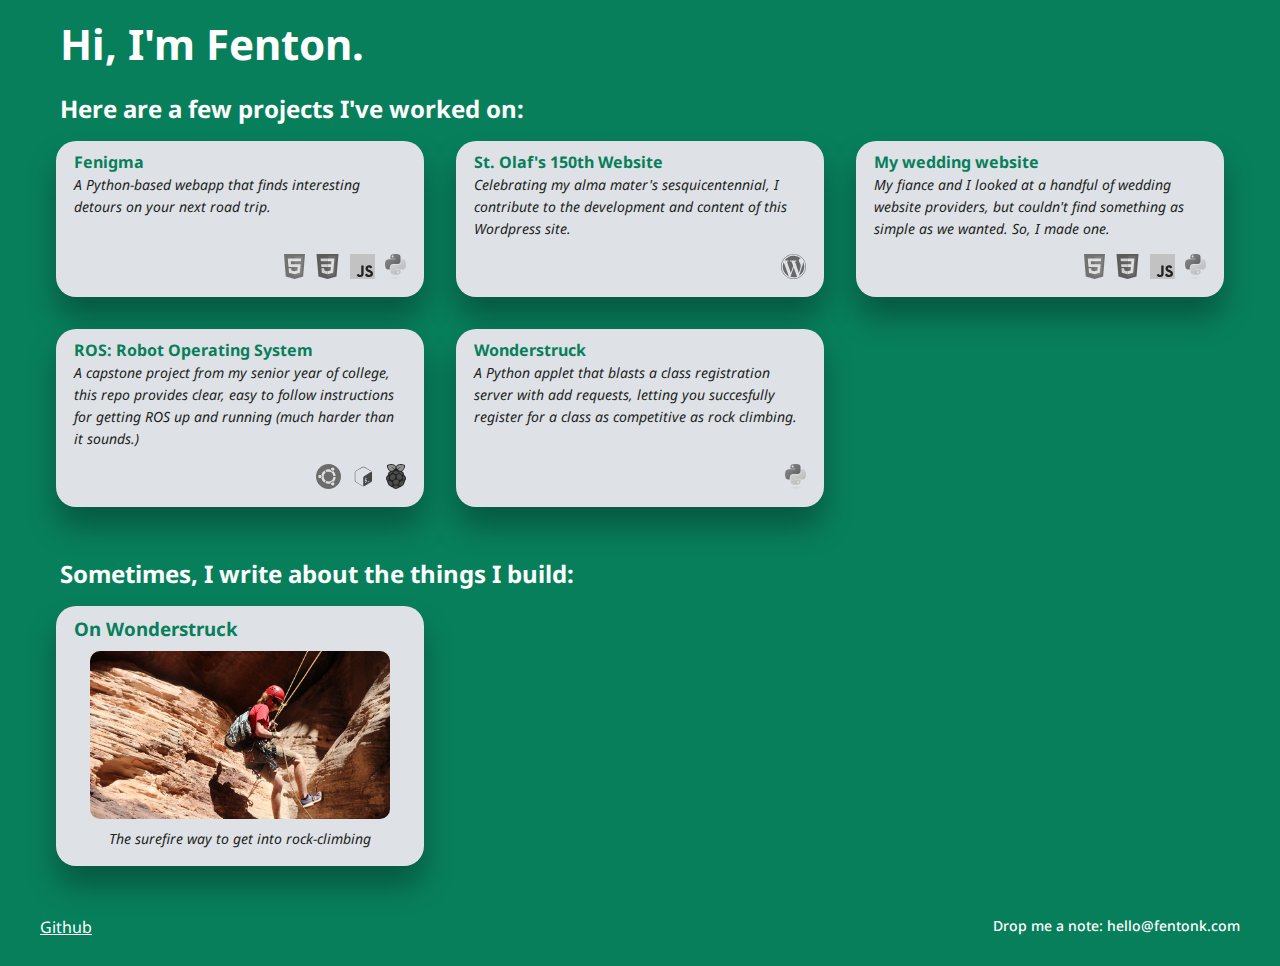
<file: index.html>
<!DOCTYPE html>
<html lang="en">
  <head>
    <meta charset="UTF-8" />
    <meta name="viewport" content="width=device-width, initial-scale=1.0" />

    <!-- Get fonts -->
    <link rel="preconnect" href="https://fonts.googleapis.com" />
    <link rel="preconnect" href="https://fonts.gstatic.com" crossorigin />
    <link
      href="https://fonts.googleapis.com/css2?family=Inter:ital,opsz,wght@0,14..32,100..900;1,14..32,100..900&family=Merriweather+Sans:ital,wght@0,300..800;1,300..800&family=Noto+Sans:ital,wght@0,100..900;1,100..900&display=swap"
      rel="stylesheet"
    />
    <title>fenton</title>
    <link rel="stylesheet" href="style.css" />

    <!-- Google tag (gtag.js) -->
    <script
      async
      src="https://www.googletagmanager.com/gtag/js?id=G-K39FP2GXNE"
    ></script>
    <script>
      window.dataLayer = window.dataLayer || [];
      function gtag() {
        dataLayer.push(arguments);
      }
      gtag("js", new Date());

      gtag("config", "G-K39FP2GXNE");
    </script>
  </head>
  <body>
    <!-- <p>Hello there</p> -->
    <!-- <container class="row"> -->
    <div class="container">
      <div>
        <h1>Hi, I'm Fenton.</h1>
        <h2>Here are a few projects I've worked on:</h2>
        <container class="row">
          <div
            class="project"
            onclick="location.href='https://fenton-k.github.io/fenigma/'"
          >
            <div>
              <h3>Fenigma</h3>
              <em
                >A Python-based webapp that finds interesting detours on your
                next road trip.</em
              >
            </div>
            <div class="project-logo-row">
              <img class="project-logo" src="img/html-1.svg" />
              <img class="project-logo" src="img/CSS.svg" />
              <img class="project-logo" src="img/JS.svg" />
              <img class="project-logo" src="img/python.svg" />
            </div>
          </div>
          <div
            class="project"
            onclick="location.href='https://150th.stolaf.edu'"
          >
            <div>
              <h3>St. Olaf's 150th Website</h3>
              <em
                >Celebrating my alma mater's sesquicentennial, I contribute to
                the development and content of this Wordpress site.</em
              >
            </div>
            <div class="project-logo-row">
              <img class="project-logo" src="img/wordpress.svg" />
            </div>
          </div>
          <div
            class="project"
            onclick="location.href='https://fenton-k.github.io/wedding-site/frontend/'"
          >
            <div>
              <h3>My wedding website</h3>
              <em
                >My fiance and I looked at a handful of wedding website
                providers, but couldn't find something as simple as we wanted.
                So, I made one.</em
              >
            </div>
            <div class="project-logo-row">
              <img class="project-logo" src="img/html-1.svg" />
              <img class="project-logo" src="img/CSS.svg" />
              <img class="project-logo" src="img/JS.svg" />
              <img class="project-logo" src="img/python.svg" />
            </div>
          </div>
          <div
            class="project"
            onclick="location.href='https://github.com/fenton-k/capstone'"
          >
            <div>
              <h3>ROS: Robot Operating System</h3>
              <em
                >A capstone project from my senior year of college, this repo
                provides clear, easy to follow instructions for getting ROS up
                and running (much harder than it sounds.)
              </em>
            </div>
            <div class="project-logo-row">
              <img class="project-logo" src="img/ubuntu.svg" />
              <img class="project-logo" src="img/bash.svg" />
              <img class="project-logo" src="img/raspberry-pi.svg" />
            </div>
          </div>
          <div
            class="project"
            onclick="location.href='https://github.com/fenton-k/wonderstruck'"
          >
            <div>
              <h3>Wonderstruck</h3>
              <em>
                A Python applet that blasts a class registration server with add
                requests, letting you succesfully register for a class as
                competitive as rock climbing.
              </em>
            </div>
            <div class="project-logo-row">
              <img class="project-logo" src="img/python.svg" />
            </div>
          </div>
        </container>
        <h2>Sometimes, I write about the things I build:</h2>
        <container class="row">
          <div class="blog-post" onclick="location.href='wonderstruck.html'">
            <h3>On Wonderstruck</h3>
            <img src="img/descend.JPG" />
            <em>The surefire way to get into rock-climbing </em>
          </div>
        </container>
      </div>
      <footer>
        <a href="https://github.com/fenton-k" class="author-github">Github</a>
        <p class="author-email">Drop me a note: hello@fentonk.com</p>
      </footer>
    </div>
  </body>
</html>
</file>
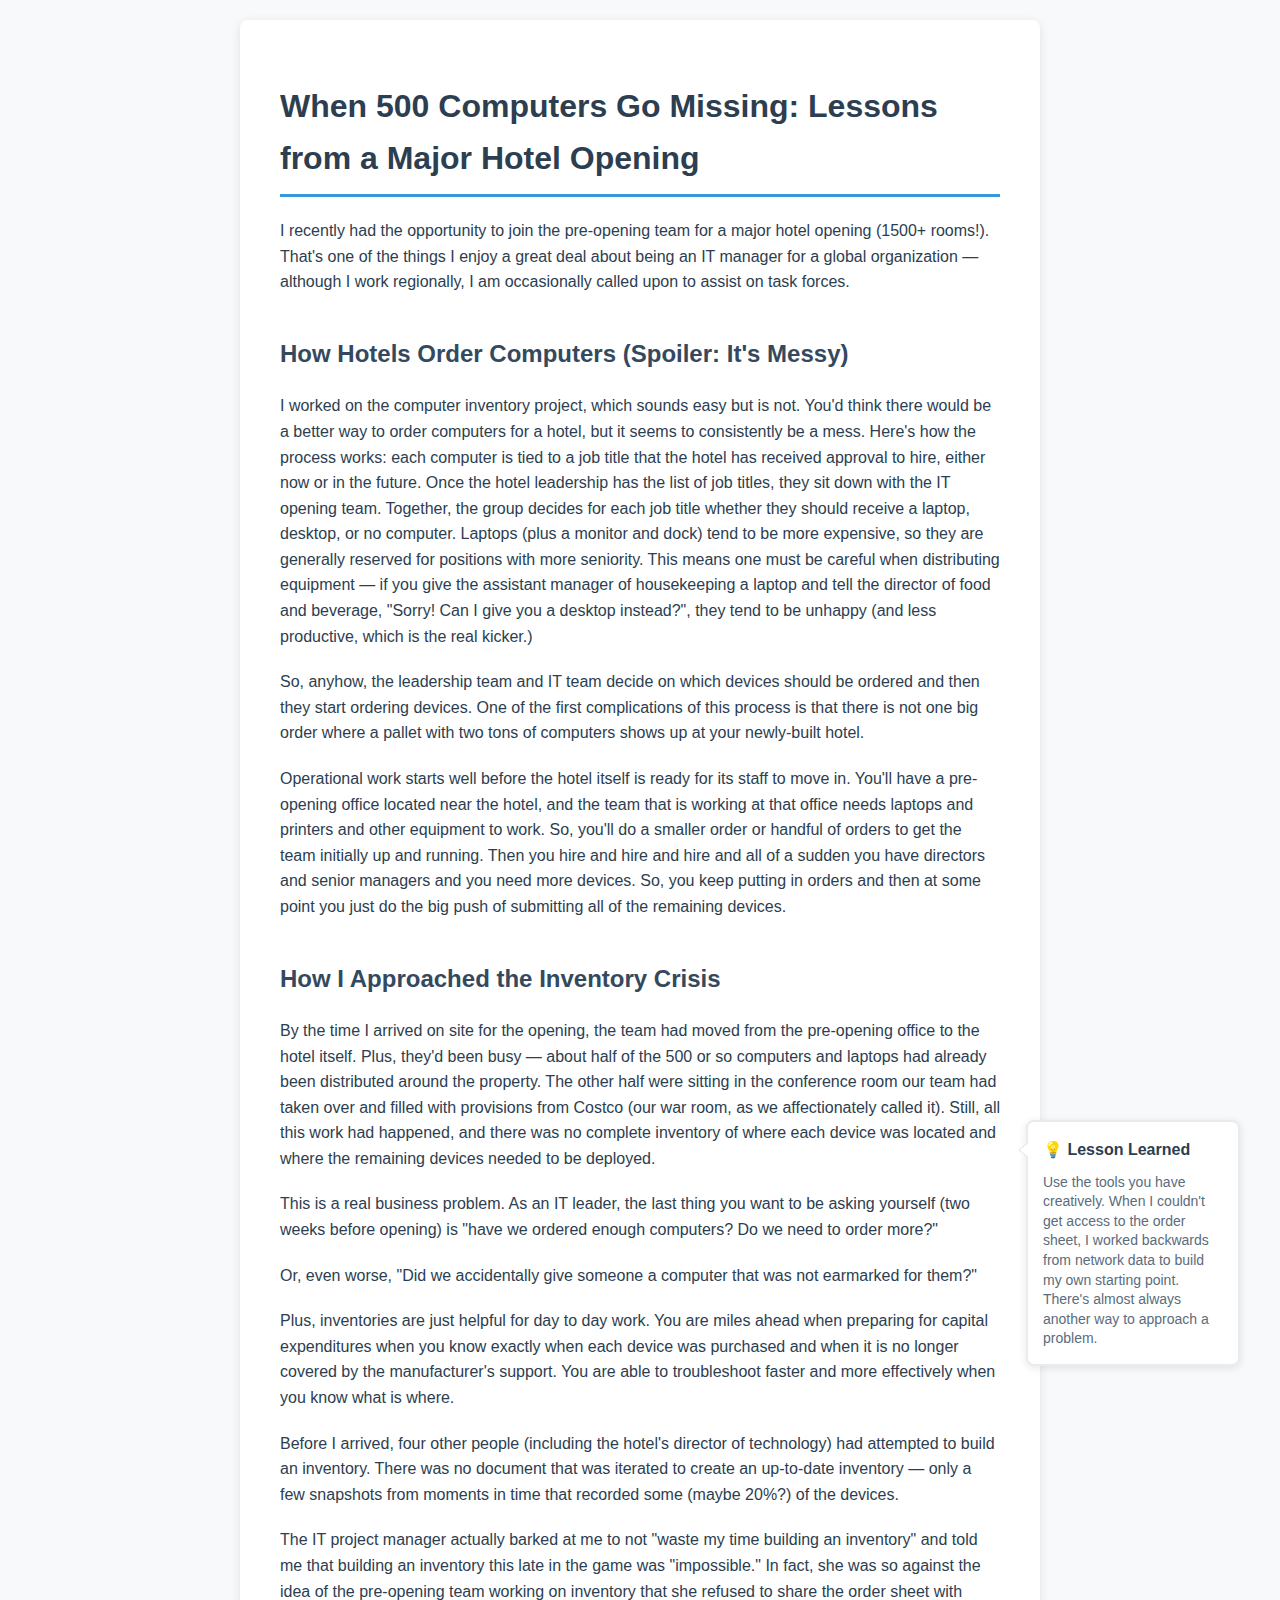
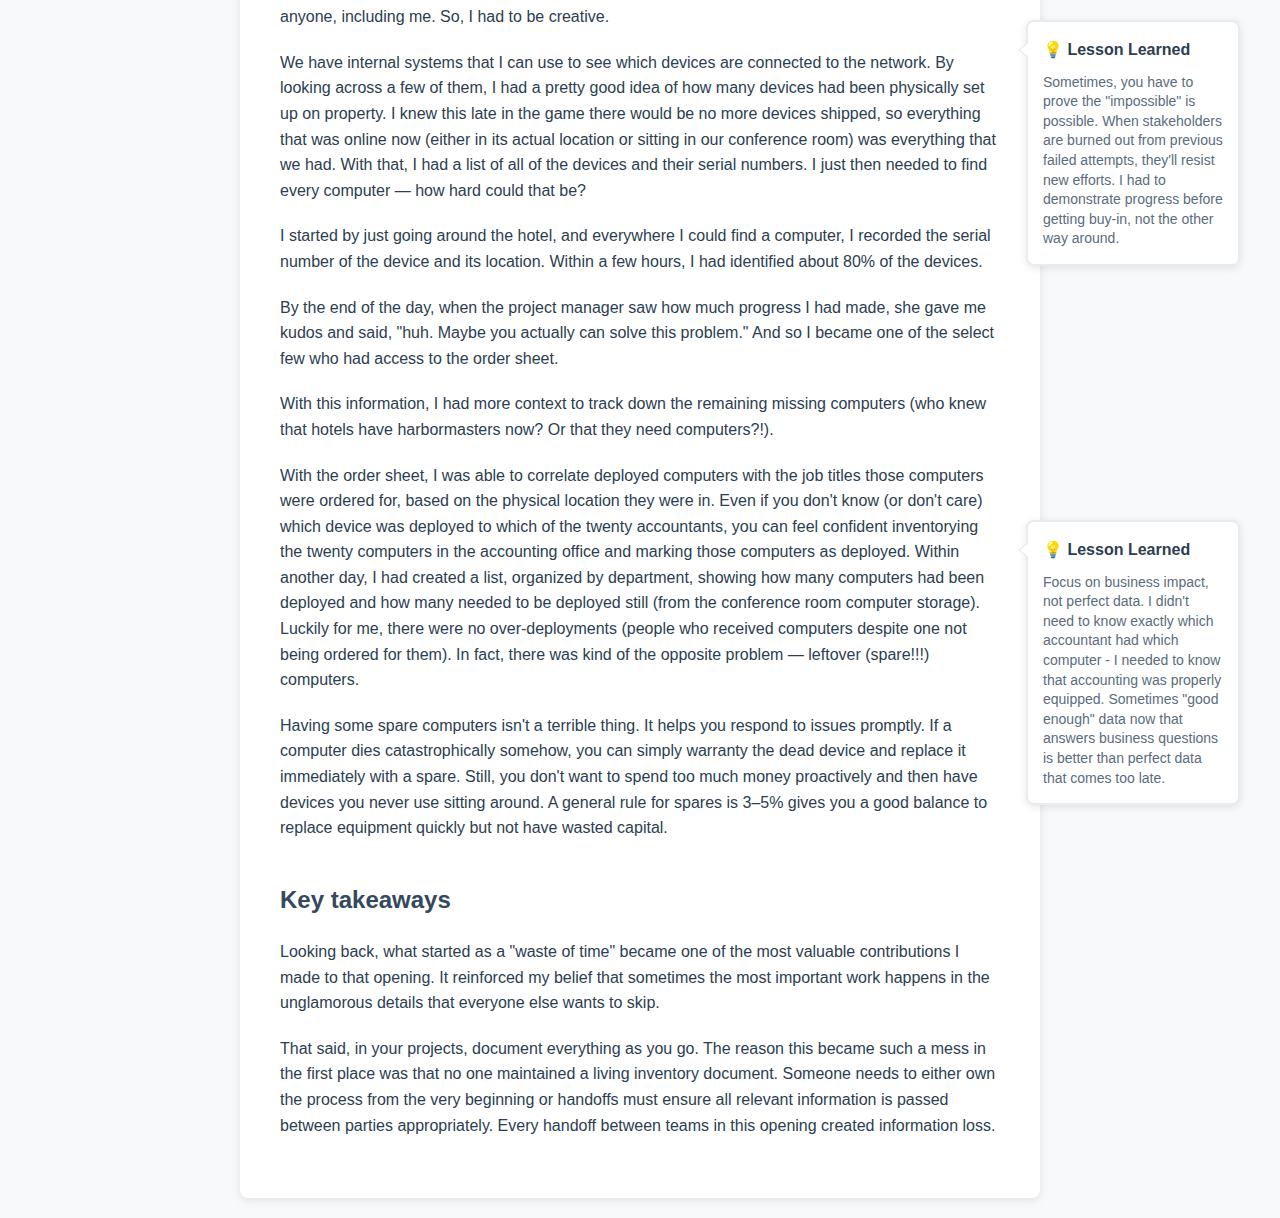
<file: pacific.html>
<!DOCTYPE html>
<html lang="en">
  <head>
    <meta charset="UTF-8" />
    <meta name="viewport" content="width=device-width, initial-scale=1.0" />
    <title>
      When 500 Computers Go Missing: Lessons from a Major Hotel Opening
    </title>
    <style>
      body {
        font-family: -apple-system, BlinkMacSystemFont, "Segoe UI", Roboto,
          sans-serif;
        line-height: 1.6;
        max-width: 800px;
        margin: 0 auto;
        padding: 20px;
        background-color: #f8f9fa;
      }

      article {
        background: white;
        padding: 40px;
        border-radius: 8px;
        box-shadow: 0 2px 10px rgba(0, 0, 0, 0.1);
        position: relative;
      }

      .lesson-box {
        position: absolute;
        right: -200px;
        width: 180px;
        background: #fff;
        border: 2px solid #e9ecef;
        border-radius: 8px;
        padding: 15px;
        font-size: 14px;
        box-shadow: 0 2px 8px rgba(0, 0, 0, 0.1);
        z-index: 10;
      }

      .lesson-box::before {
        content: "";
        position: absolute;
        left: -10px;
        top: 20px;
        width: 0;
        height: 0;
        border-top: 8px solid transparent;
        border-bottom: 8px solid transparent;
        border-right: 10px solid #e9ecef;
      }

      .lesson-box::after {
        content: "";
        position: absolute;
        left: -8px;
        top: 20px;
        width: 0;
        height: 0;
        border-top: 8px solid transparent;
        border-bottom: 8px solid transparent;
        border-right: 10px solid #fff;
      }

      .lesson-box h4 {
        margin: 0 0 10px 0;
        color: #2c3e50;
        font-size: 16px;
        font-weight: 600;
      }

      .lesson-box p {
        margin: 0;
        color: #5a6c7d;
        line-height: 1.4;
      }

      .lesson-1 {
        top: 1100px;
      }
      .lesson-2 {
        top: 1600px;
      }
      .lesson-3 {
        top: 2100px;
      }

      @media (max-width: 1200px) {
        .lesson-box {
          position: static;
          width: auto;
          margin: 20px 0;
          right: auto;
        }

        .lesson-box::before,
        .lesson-box::after {
          display: none;
        }
      }

      h1 {
        color: #2c3e50;
        border-bottom: 3px solid #3498db;
        padding-bottom: 10px;
      }

      h2 {
        color: #34495e;
        margin-top: 40px;
      }

      p {
        margin-bottom: 20px;
        color: #2c3e50;
      }

      .lesson-learned {
        display: none;
      }
    </style>
  </head>
  <body>
    <article>
      <h1>When 500 Computers Go Missing: Lessons from a Major Hotel Opening</h1>

      <p>
        I recently had the opportunity to join the pre-opening team for a major
        hotel opening (1500+ rooms!). That's one of the things I enjoy a great
        deal about being an IT manager for a global organization — although I
        work regionally, I am occasionally called upon to assist on task forces.
      </p>

      <h2>How Hotels Order Computers (Spoiler: It's Messy)</h2>

      <p>
        I worked on the computer inventory project, which sounds easy but is
        not. You'd think there would be a better way to order computers for a
        hotel, but it seems to consistently be a mess. Here's how the process
        works: each computer is tied to a job title that the hotel has received
        approval to hire, either now or in the future. Once the hotel leadership
        has the list of job titles, they sit down with the IT opening team.
        Together, the group decides for each job title whether they should
        receive a laptop, desktop, or no computer. Laptops (plus a monitor and
        dock) tend to be more expensive, so they are generally reserved for
        positions with more seniority. This means one must be careful when
        distributing equipment — if you give the assistant manager of
        housekeeping a laptop and tell the director of food and beverage,
        "Sorry! Can I give you a desktop instead?", they tend to be unhappy (and
        less productive, which is the real kicker.)
      </p>

      <p>
        So, anyhow, the leadership team and IT team decide on which devices
        should be ordered and then they start ordering devices. One of the first
        complications of this process is that there is not one big order where a
        pallet with two tons of computers shows up at your newly-built hotel.
      </p>

      <p>
        Operational work starts well before the hotel itself is ready for its
        staff to move in. You'll have a pre-opening office located near the
        hotel, and the team that is working at that office needs laptops and
        printers and other equipment to work. So, you'll do a smaller order or
        handful of orders to get the team initially up and running. Then you
        hire and hire and hire and all of a sudden you have directors and senior
        managers and you need more devices. So, you keep putting in orders and
        then at some point you just do the big push of submitting all of the
        remaining devices.
      </p>

      <h2>How I Approached the Inventory Crisis</h2>

      <p>
        By the time I arrived on site for the opening, the team had moved from
        the pre-opening office to the hotel itself. Plus, they'd been busy —
        about half of the 500 or so computers and laptops had already been
        distributed around the property. The other half were sitting in the
        conference room our team had taken over and filled with provisions from
        Costco (our war room, as we affectionately called it). Still, all this
        work had happened, and there was no complete inventory of where each
        device was located and where the remaining devices needed to be
        deployed.
      </p>

      <p>
        This is a real business problem. As an IT leader, the last thing you
        want to be asking yourself (two weeks before opening) is "have we
        ordered enough computers? Do we need to order more?"
      </p>

      <p>
        Or, even worse, "Did we accidentally give someone a computer that was
        not earmarked for them?"
      </p>

      <p>
        Plus, inventories are just helpful for day to day work. You are miles
        ahead when preparing for capital expenditures when you know exactly when
        each device was purchased and when it is no longer covered by the
        manufacturer's support. You are able to troubleshoot faster and more
        effectively when you know what is where.
      </p>

      <p>
        Before I arrived, four other people (including the hotel's director of
        technology) had attempted to build an inventory. There was no document
        that was iterated to create an up-to-date inventory — only a few
        snapshots from moments in time that recorded some (maybe 20%?) of the
        devices.
      </p>

      <p>
        The IT project manager actually barked at me to not "waste my time
        building an inventory" and told me that building an inventory this late
        in the game was "impossible." In fact, she was so against the idea of
        the pre-opening team working on inventory that she refused to share the
        order sheet with anyone, including me. So, I had to be creative.
      </p>

      <p>
        We have internal systems that I can use to see which devices are
        connected to the network. By looking across a few of them, I had a
        pretty good idea of how many devices had been physically set up on
        property. I knew this late in the game there would be no more devices
        shipped, so everything that was online now (either in its actual
        location or sitting in our conference room) was everything that we had.
        With that, I had a list of all of the devices and their serial numbers.
        I just then needed to find every computer — how hard could that be?
      </p>

      <div class="lesson-box lesson-1">
        <h4>💡 Lesson Learned</h4>
        <p>
          Use the tools you have creatively. When I couldn't get access to the
          order sheet, I worked backwards from network data to build my own
          starting point. There's almost always another way to approach a
          problem.
        </p>
      </div>

      <p class="lesson-learned">
        <strong>Lesson learned:</strong> use the tools you have creatively. When
        I couldn't get access to the order sheet, I worked backwards from
        network data to build my own starting point. There's almost always
        another way to approach a problem.
      </p>

      <p>
        I started by just going around the hotel, and everywhere I could find a
        computer, I recorded the serial number of the device and its location.
        Within a few hours, I had identified about 80% of the devices.
      </p>

      <p>
        By the end of the day, when the project manager saw how much progress I
        had made, she gave me kudos and said, "huh. Maybe you actually can solve
        this problem." And so I became one of the select few who had access to
        the order sheet.
      </p>

      <div class="lesson-box lesson-2">
        <h4>💡 Lesson Learned</h4>
        <p>
          Sometimes, you have to prove the "impossible" is possible. When
          stakeholders are burned out from previous failed attempts, they'll
          resist new efforts. I had to demonstrate progress before getting
          buy-in, not the other way around.
        </p>
      </div>

      <p class="lesson-learned">
        <strong>Lesson learned:</strong> sometimes, you have to prove the
        "impossible" is possible. When stakeholders are burned out from previous
        failed attempts, they'll resist new efforts. I had to demonstrate
        progress before getting buy-in, not the other way around.
      </p>

      <p>
        With this information, I had more context to track down the remaining
        missing computers (who knew that hotels have harbormasters now? Or that
        they need computers?!).
      </p>

      <p>
        With the order sheet, I was able to correlate deployed computers with
        the job titles those computers were ordered for, based on the physical
        location they were in. Even if you don't know (or don't care) which
        device was deployed to which of the twenty accountants, you can feel
        confident inventorying the twenty computers in the accounting office and
        marking those computers as deployed. Within another day, I had created a
        list, organized by department, showing how many computers had been
        deployed and how many needed to be deployed still (from the conference
        room computer storage). Luckily for me, there were no over-deployments
        (people who received computers despite one not being ordered for them).
        In fact, there was kind of the opposite problem — leftover (spare!!!)
        computers.
      </p>

      <div class="lesson-box lesson-3">
        <h4>💡 Lesson Learned</h4>
        <p>
          Focus on business impact, not perfect data. I didn't need to know
          exactly which accountant had which computer - I needed to know that
          accounting was properly equipped. Sometimes "good enough" data now
          that answers business questions is better than perfect data that comes
          too late.
        </p>
      </div>

      <p class="lesson-learned">
        <strong>Lesson learned:</strong> focus on business impact, not perfect
        data. I didn't need to know exactly which accountant had which computer
        - I needed to know that accounting was properly equipped. Sometimes
        "good enough" data now that answers business questions is better than
        perfect data that comes too late.
      </p>

      <p>
        Having some spare computers isn't a terrible thing. It helps you respond
        to issues promptly. If a computer dies catastrophically somehow, you can
        simply warranty the dead device and replace it immediately with a spare.
        Still, you don't want to spend too much money proactively and then have
        devices you never use sitting around. A general rule for spares is 3–5%
        gives you a good balance to replace equipment quickly but not have
        wasted capital.
      </p>

      <h2>Key takeaways</h2>

      <p>
        Looking back, what started as a "waste of time" became one of the most
        valuable contributions I made to that opening. It reinforced my belief
        that sometimes the most important work happens in the unglamorous
        details that everyone else wants to skip.
      </p>

      <p>
        That said, in your projects, document everything as you go. The reason
        this became such a mess in the first place was that no one maintained a
        living inventory document. Someone needs to either own the process from
        the very beginning or handoffs must ensure all relevant information is
        passed between parties appropriately. Every handoff between teams in
        this opening created information loss.
      </p>
    </article>
  </body>
</html>
</file>
<file: style.css>
/* 
*/

* {
  margin: 0;
  padding: 0;
  box-sizing: border-box;
  color: #fff;
  font-family: "Noto Sans", sans-serif;
}

:root {
  --light-green: #bbd8b2;
  --green: #087f5b;
  --dark-green: #064d37;
  --grey: #dee2e6;
  --black: #222222;
}

/* heading elements */

body {
  /* width: 100%; */
  /* height: 100vh; */
  background-color: var(--green);
}

h1 {
  font-size: 42px;
  margin-top: 15px;
  margin-left: 20px;
}

h2 {
  /* margin-top: 0.5em; */
  margin-top: 20px;
  margin-left: 20px;
}

.container {
  max-width: 1200px;
  margin: 0 auto;
  display: grid;
  grid-template-rows: 1fr auto;
  min-height: 100vh;
}

.row {
  max-width: 1200px;
  display: grid;
  grid-template-columns: repeat(3, 1fr);
  margin: 1em;
  gap: 2em;
  margin-bottom: 50px;
}

.project {
  /* display: flex; */
  justify-content: center;
  background-color: var(--grey);
  color: var(--green);
  padding: 0.5em 1em 1em 1em;
  border-radius: 20px;
  box-shadow: 0 20px 30px 0px rgb(0, 0, 0, 0.3);
  border-width: 100px;
  border: 2px solid transparent;
  transition: 0.2s;

  display: flex;
  flex-direction: column;
  justify-content: space-between;
}

.project h3 {
  color: var(--green);
  font-weight: 700;
  font-size: 16px;
  transition: 0.2s;
}

.project em {
  color: var(--black);
  font-size: 14px;
  transition: 0.2s;
}

.project:hover {
  background-color: var(--light-green);
  border-color: var(--grey);
  border: 2px solid var(--grey);
  cursor: pointer;
}

.project:hover h3 {
  color: var(--black);
}

.project-logo-row {
  display: flex;
  justify-content: end;
  gap: 10px;
  margin-top: 15px;
}

.project-logo {
  height: 25px;
  transition: 0.2s;
  /* fill: var(--black); */
  filter: invert(10%) sepia(0%) saturate(0%) hue-rotate(120deg) brightness(101%)
    contrast(93%);
}

.project:hover .project-logo {
  filter: none;
  /* width: 100px; */
}

.author-email {
  font-size: 14px;
  font-weight: 500;
}

footer {
  display: flex;
  min-height: 50px;
  justify-content: space-between;
}

@media (width <= 600px) {
  .row {
    grid-template-columns: 1fr;
    gap: 2em;
    margin: 2.5em 2em;
  }

  .project h3 {
    font-size: 24px;
  }

  .project em {
    font-size: 20px;
  }

  .author-email,
  .author-github {
    position: relative;
    display: block;
    bottom: 0;
    left: 0;
    margin: auto 0;
    text-align: center;
    font-size: 24px;
    margin-bottom: 20px;
  }
}

.blog-post {
  /* display: flex; */
  justify-content: center;
  background-color: var(--grey);
  color: var(--green);
  padding: 0.5em 1em 1em 1em;
  border-radius: 20px;
  box-shadow: 0 20px 30px 0px rgb(0, 0, 0, 0.3);
  border-width: 100px;
  border: 2px solid transparent;
  transition: 0.2s;

  display: flex;
  flex-direction: column;
  justify-content: space-between;
}

.blog-post h3 {
  color: var(--green);
  transition: 0.2s;
}

.blog-post em {
  color: var(--black);
  font-size: 14px;
  transition: 0.2s;
  margin: 10px auto 0 auto;
}

.blog-post img {
  max-width: 300px;
  margin: 10px auto 0 auto;
  border-radius: 10px;
}

.blog-post:hover {
  background-color: var(--light-green);
  border-color: var(--grey);
  border: 2px solid var(--grey);
  cursor: pointer;
}

.blog-post:hover h3 {
  color: var(--black);
}
</file>
